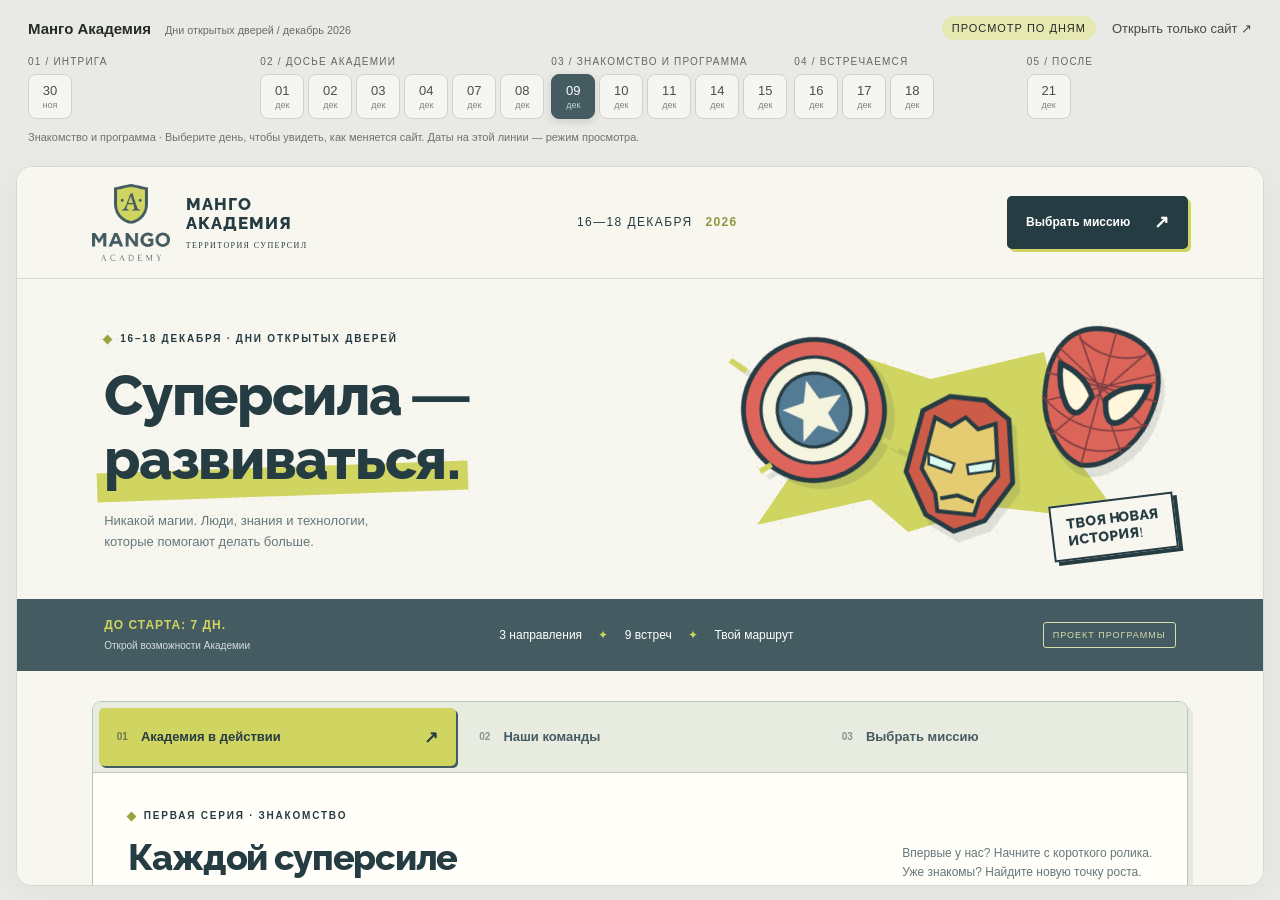
<file: index.html>
<!doctype html>
<html lang="ru"><head><meta charset="UTF-8"><meta name="viewport" content="width=device-width,initial-scale=1"><title>Манго Академия — хронология сайта</title><link rel="icon" href="assets/ma-logo-yellow.png"><style>
*{box-sizing:border-box}body{margin:0;background:#e9e9e5;color:#252b29;font:13px 'Segoe UI',sans-serif}.desk{height:166px;padding:16px 28px 10px}.head{display:flex;align-items:center;justify-content:space-between;gap:15px}.head strong{font-size:15px}.head small{color:#696d68;margin-left:14px}.tools{display:flex;gap:16px;align-items:center}.tools a{color:#444b44;text-decoration:none}.status{font-size:11px;text-transform:uppercase;letter-spacing:1px;background:#e6e8b1;border-radius:30px;padding:6px 10px}.timeline{display:flex;gap:7px;overflow-x:auto;margin-top:16px;padding-bottom:7px;scrollbar-width:thin}.group{flex:1;min-width:max-content}.group>span{font-size:10px;text-transform:uppercase;letter-spacing:1.2px;display:block;color:#616960;margin-bottom:7px}.days{display:flex;gap:4px}.day{border:1px solid #d0d3cc;background:#f5f6f1;color:#495046;border-radius:8px;padding:8px 0;width:44px;cursor:pointer;font:inherit;position:relative}.day small{font-size:9px;display:block;margin-top:2px;color:#80877c}.day.active{background:#455b62;border-color:#455b62;color:white;box-shadow:0 3px 8px #23382b22}.day.active small{color:#c3d2c6}.day:hover{border-color:#324f3d}.hint{font-size:11px;color:#6e746d;margin:5px 0}.preview{margin:0 16px 14px;border:1px solid #d5d8cf;border-radius:16px;overflow:hidden;height:calc(100dvh - 180px);background:#faf9f5;box-shadow:0 8px 32px #29382b0a}iframe{display:block;width:100%;height:100%;border:0}button:focus-visible,a:focus-visible{outline:3px solid #949c21;outline-offset:3px}@media(max-width:650px){.desk{padding:12px 14px;height:158px}.head small,.tools a{display:none}.head strong{font-size:13px}.status{font-size:9px}.preview{margin:0 6px 6px;height:calc(100dvh - 164px);border-radius:12px}.timeline{margin-top:12px}.day{width:40px}.tools{gap:5px}}
</style></head><body><div class="desk"><div class="head"><div><strong>Манго Академия</strong><small>Дни открытых дверей / декабрь 2026</small></div><div class="tools"><span class="status">Просмотр по дням</span><a id="standalone" href="site.html?day=2026-12-09" target="_blank" rel="noopener">Открыть только сайт ↗</a></div></div><nav class="timeline" aria-label="Хронология состояний сайта"></nav><p class="hint" id="hint" aria-live="polite"></p></div><div class="preview"><iframe title="Сайт Манго Академии — выбранный день" id="site"></iframe></div><script>
const groups=[['01 / Интрига',['2026-11-30']],['02 / Досье Академии',[1,2,3,4,7,8].map(d=>`2026-12-${String(d).padStart(2,'0')}`)],['03 / Знакомство и программа',[9,10,11,14,15].map(d=>`2026-12-${String(d).padStart(2,'0')}`)],['04 / Встречаемся',['2026-12-16','2026-12-17','2026-12-18']],['05 / После',['2026-12-21']]];const dates=groups.flatMap(g=>g[1]);const requested=new URLSearchParams(location.search).get('day');let current=dates.includes(requested)?requested:'2026-12-09';
document.querySelector('.timeline').innerHTML=groups.map(([name,days])=>`<div class="group"><span>${name}</span><div class="days">${days.map(d=>`<button class="day" data-day="${d}" aria-label="${new Date(d+'T12:00:00+03:00').toLocaleDateString('ru',{day:'numeric',month:'long',year:'numeric'})}">${d.slice(-2)}<small>${d.includes('-11-')?'ноя':'дек'}</small></button>`).join('')}</div></div>`).join('');
function select(day,scroll=false){current=day;document.querySelectorAll('.day').forEach(b=>{const active=b.dataset.day===day;b.classList.toggle('active',active);b.setAttribute('aria-pressed',active);if(active&&scroll)b.scrollIntoView({block:'nearest',inline:'center',behavior:'smooth'})});document.querySelector('#site').src='site.html?v=calendar1&day='+day;document.querySelector('#standalone').href='site.html?v=calendar1&day='+day;const stage=day<'2026-12-01'?'Тизер':day<'2026-12-09'?'Досье Академии':day<'2026-12-16'?'Знакомство и программа':day<'2026-12-19'?'Дни мероприятия':'Итоги и материалы';document.querySelector('#hint').textContent=stage+' · Выберите день, чтобы увидеть, как меняется сайт. Даты на этой линии — режим просмотра.';history.replaceState(null,'','?day='+day)}document.querySelector('.timeline').addEventListener('click',e=>{const b=e.target.closest('[data-day]');if(b)select(b.dataset.day)});select(current);
</script></body></html>
</file>
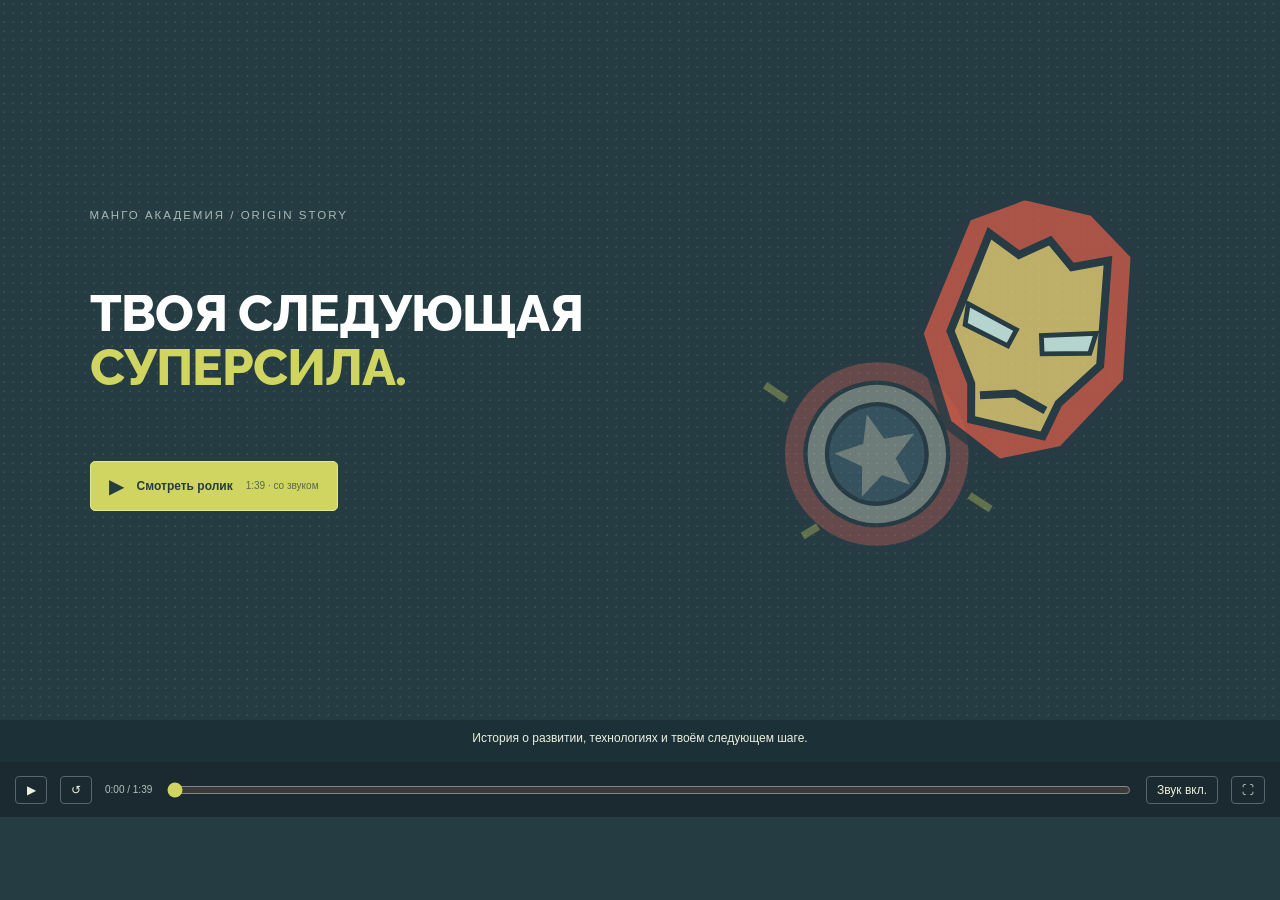
<file: film.html>
<!doctype html><html lang="ru"><head><meta charset="utf-8"><meta name="viewport" content="width=device-width,initial-scale=1"><title>Манго Академия — твоя следующая суперсила</title><link rel="stylesheet" href="film.css?v=heroes3"></head><body><div id="player"><div id="screen"><div id="stage"><div class="film-grid"></div><div class="ambient-ring ring-one"></div><div class="ambient-ring ring-two"></div><div id="film-brand">МАНГО АКАДЕМИЯ <span>✦</span></div><div class="scene" id="s0"><div class="opening-line">У КАЖДОГО ЕСТЬ</div><h1 class="opening-title"><span>СВОЯ</span><br><strong>СУПЕРСИЛА.</strong></h1><div class="logo-orbit"><div class="orbit o1"></div><div class="orbit o2"></div><div class="shield-card"><img src="assets/ma-logo-yellow.png" alt="Манго Академия"></div><span class="orbit-tag tag1">ОПЫТ</span><span class="orbit-tag tag2">ЛЮБОПЫТСТВО</span><span class="orbit-tag tag3">ПОДДЕРЖКА</span></div><div class="opening-footer"><span>Уже с нами</span><b>+</b><span>Только знакомимся</span><b>=</b><strong>РАЗВИВАЕМСЯ ВМЕСТЕ</strong></div></div>
<div class="scene" id="s1"><div class="scene-label">01 / SOFT SKILLS</div><h2>Слова становятся<br><em>суперсилой.</em></h2><div class="speech-bubble bubble-left"><span>СЛОЖНЫЙ РАЗГОВОР</span><strong>«Кажется, мы<br>друг друга не поняли…»</strong><div class="typing-dots"><i></i><i></i><i></i></div></div><div class="bridge-arrow">→</div><div class="speech-bubble bubble-right"><span>ПОНЯТНЫЙ СЛЕДУЮЩИЙ ШАГ</span><strong>«Давай уточним цель.<br>Что сделаем первым?»</strong><div class="checkmark">✓</div></div><div class="skill-chip chip1">СЛЫШАТЬ</div><div class="skill-chip chip2">ОБЪЯСНЯТЬ</div><div class="skill-chip chip3">ДОГОВАРИВАТЬСЯ</div></div>
<div class="scene" id="s2"><div class="scene-label">02 / ПРОДУКТОВЫЕ ЗНАНИЯ</div><h2>От «я знаю»<br><em>к «я применяю».</em></h2><div class="product-card product-a"><div class="product-icon">▦</div><span>ПРОДУКТ</span><b>ПОНЯТЬ</b><div class="mini-line"></div><div class="mini-line short"></div></div><div class="flow-arrow flow-a">→</div><div class="product-card product-b"><div class="product-icon">⚙</div><span>ПРАКТИКА</span><b>ПОПРОБОВАТЬ</b><div class="mini-check">✓ РАБОЧАЯ СИТУАЦИЯ</div></div><div class="flow-arrow flow-b">→</div><div class="product-card product-c"><div class="product-icon">↗</div><span>РЕЗУЛЬТАТ</span><b>ПРИМЕНИТЬ</b><div class="mini-bars"><i></i><i></i><i></i><i></i></div></div><div class="product-note">Тренировка → обратная связь → уверенность</div></div>
<div class="scene" id="s3"><div class="scene-label">03 / ТАЛАНТЫ И ЛИДЕРСТВО</div><h2>Большой путь.<br><em>Твой первый шаг.</em></h2><svg class="route-svg" viewBox="0 0 960 540"><path class="route-base" d="M100 390C235 390 190 260 335 260S480 385 595 315 690 200 835 180"/><path id="route-draw" d="M100 390C235 390 190 260 335 260S480 385 595 315 690 200 835 180"/></svg><div class="route-stop stop1"><i></i><b>СИЛЬНЫЕ<br>СТОРОНЫ</b></div><div class="route-stop stop2"><i></i><b>НОВЫЙ<br>НАВЫК</b></div><div class="route-stop stop3"><i></i><b>СВОЯ<br>КОМАНДА</b></div><div class="route-stop stop4"><i></i><b>СЛЕДУЮЩИЙ<br>УРОВЕНЬ</b></div><div class="traveller">✦</div><div class="route-note">Начать можно с одного вопроса.</div></div>
<div class="scene" id="s4"><div class="scene-label">04 / ЦИФРОВОЕ ОБУЧЕНИЕ И ИИ</div><h2>Технологии ближе.<br><em>Возможностей больше.</em></h2><div class="digital-orbit"><div class="orbit"></div><div class="nika-card"><img src="assets/nika.webp" alt="Ника"><div><b>НИКА</b><span>ИИ-ПОМОЩНИЦА</span></div></div><div class="tech-token token1">КУРСЫ</div><div class="tech-token token2">ТРЕНАЖЁРЫ</div><div class="tech-token token3">ИИ</div></div><div class="chat-window"><div class="chat-top"><i></i>РАБОЧИЙ ВОПРОС → ПЕРВЫЙ ШАГ</div><div class="chat-question">С чего начать новую задачу?</div><div class="chat-answer"><span class="answer-line">Уточним цель.</span><span class="answer-line">Разложим задачу на шаги.</span><span class="answer-line">Проверим результат вместе.</span></div><div class="human-check">✓ ВАЖНЫЕ РЕШЕНИЯ — ЗА ЧЕЛОВЕКОМ</div></div><div class="digital-note">Знания доступны. Практика рядом. Человек в центре.</div></div>
<div class="scene" id="s5"><div class="scene-label">05 / КОМАНДА АКАДЕМИИ</div><h2>Три направления.<br><em>Одна общая задача — ты.</em></h2><div class="squad-card squad1"><svg viewBox="0 0 200 200"><use href="assets/heroes.svg#cap"/></svg><b>ТАЛАНТЫ<br>И ЛИДЕРСТВО</b><span>Потенциал → рост</span></div><div class="squad-card squad2"><svg viewBox="0 0 200 200"><use href="assets/heroes.svg#spider"/></svg><b>ОБУЧЕНИЕ<br>И РАЗВИТИЕ</b><span>Знания → практика</span></div><div class="squad-card squad3"><svg viewBox="0 0 200 200"><use href="assets/heroes.svg#iron"/></svg><b>ЦИФРОВОЕ ОБУЧЕНИЕ<br>И ТЕХНОЛОГИИ</b><span>Идеи → инструменты</span></div><div class="squad-message">ТВОЯ ЗАДАЧА <span>+</span> НАШ ОПЫТ <span>=</span> СЛЕДУЮЩИЙ ШАГ</div></div>
<div class="scene" id="s6"><div class="final-burst"></div><div class="scene-label">ПРОДОЛЖЕНИЕ — ЗА ТОБОЙ</div><h2 class="final-title">СУПЕРСИЛА<br><em>НАЧИНАЕТСЯ<br>С ДЕЙСТВИЯ.</em></h2><div class="final-actions"><div class="final-action fa1"><span>01</span><b>ПРИЙТИ<br>НА ВСТРЕЧУ</b><i>↗</i></div><div class="final-action fa2"><span>02</span><b>ОСТАВИТЬ<br>ЗАЯВКУ</b><i>↗</i></div><div class="final-action fa3"><span>03</span><b>ЗАЙТИ<br>НА ПОРТАЛ</b><i>↗</i></div></div><div class="end-sign">МАНГО АКАДЕМИЯ. <strong>РАЗВИВАЕМСЯ ВМЕСТЕ.</strong></div></div></div><button id="cover" aria-label="Воспроизвести ролик об Академии"><span class="cover-eyebrow">МАНГО АКАДЕМИЯ / ORIGIN STORY</span><strong>ТВОЯ СЛЕДУЮЩАЯ<br><em>СУПЕРСИЛА.</em></strong><span class="cover-play">▶ <b>Смотреть ролик</b><small>1:39 · со звуком</small></span><svg class="cover-hero h-cap" viewBox="0 0 200 200" aria-hidden="true"><use href="assets/heroes.svg#cap"/></svg><svg class="cover-hero h-iron" viewBox="0 0 200 200" aria-hidden="true"><use href="assets/heroes.svg#iron"/></svg></button></div><div class="caption" id="caption" aria-live="off">История о развитии, технологиях и твоём следующем шаге.</div><div class="controls"><button id="play" aria-label="Воспроизвести">▶</button><button id="restart" aria-label="Начать сначала">↺</button><span id="clock">0:00 / 1:39</span><input id="seek" type="range" min="0" max="99.072" step=".1" value="0" aria-label="Позиция воспроизведения"><button id="mute" aria-label="Выключить звук">Звук вкл.</button><button id="fullscreen" aria-label="Полный экран">⛶</button></div><div id="end-actions" hidden><button data-film-action="program">Выбрать встречу ↗</button><button data-film-action="teams">Оставить заявку ↗</button><button data-film-action="portal">Учебный портал ↗</button></div><audio id="voice" preload="metadata" src="assets/audio/academy.mp3"></audio></div><script src="assets/vendor/gsap.min.js"></script><script src="film-timings.js?v=heroes3"></script><script src="film.js?v=heroes3"></script></body></html>
</file>
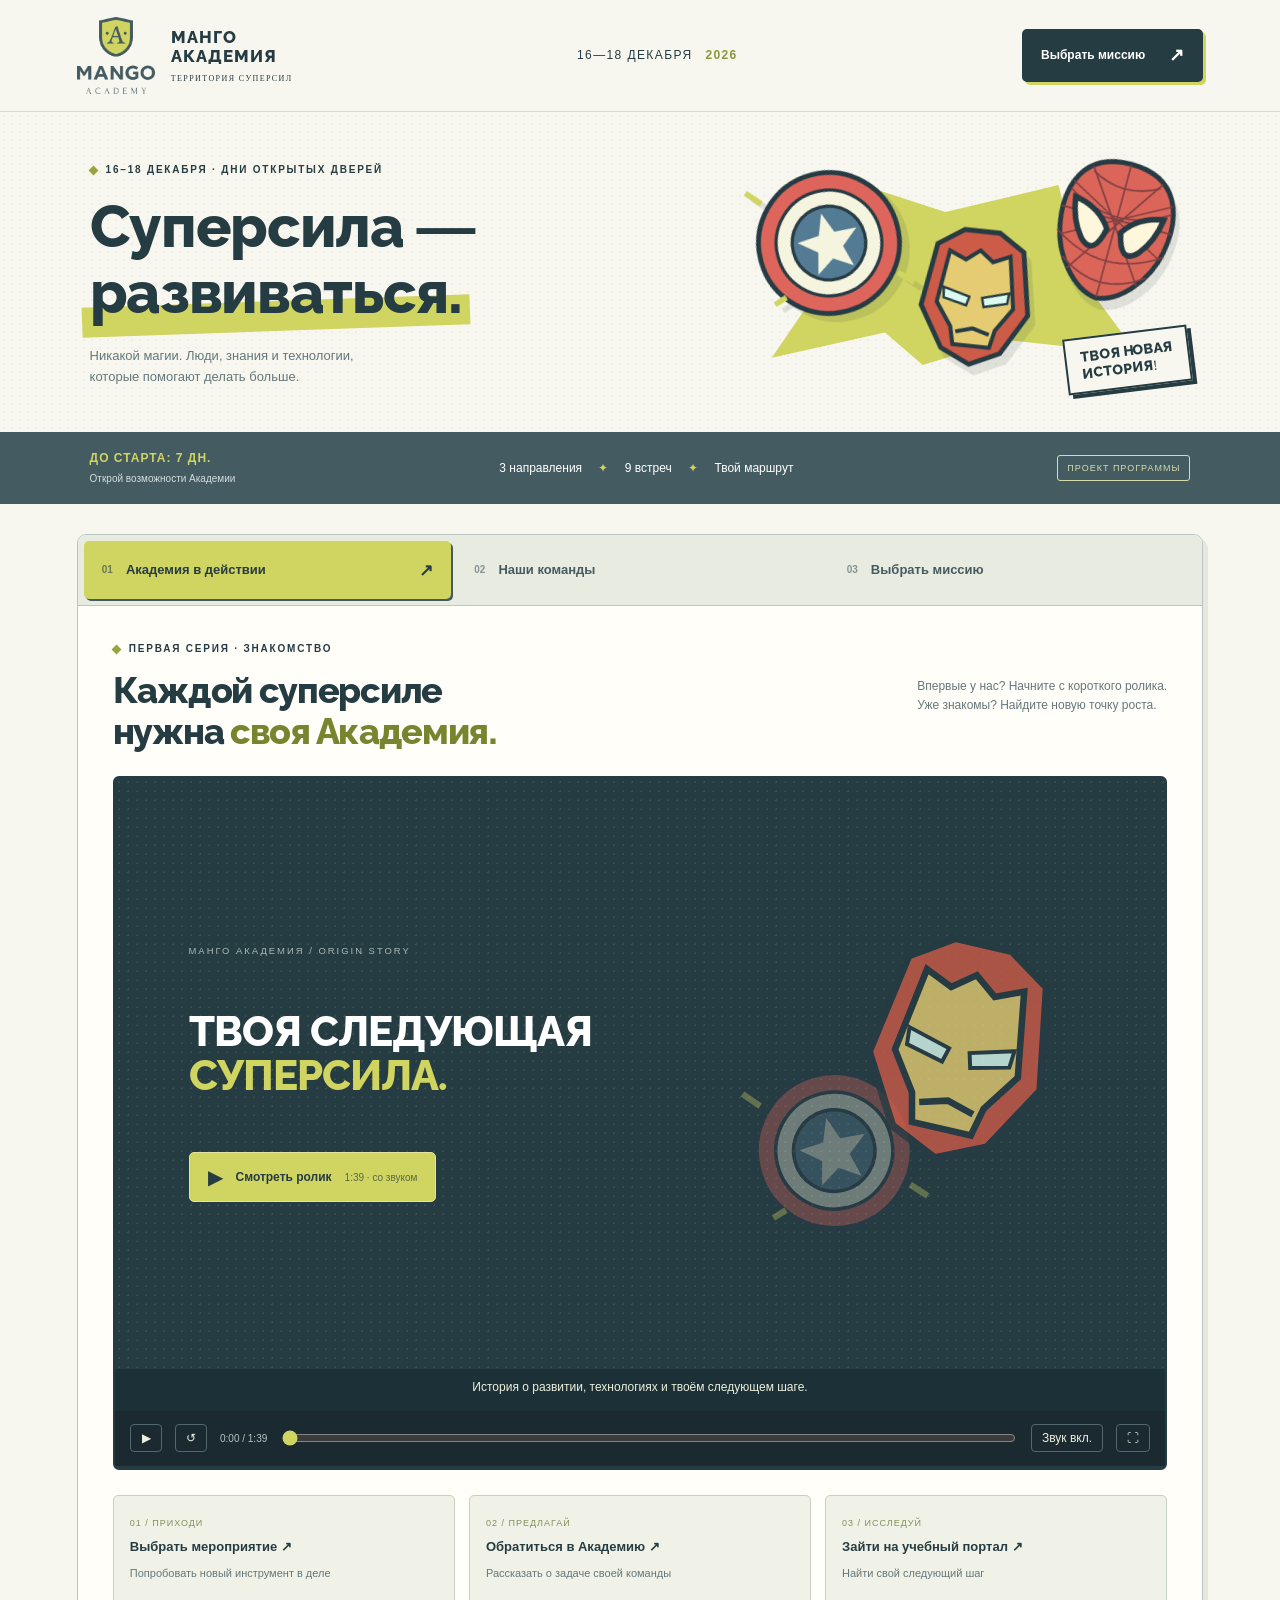
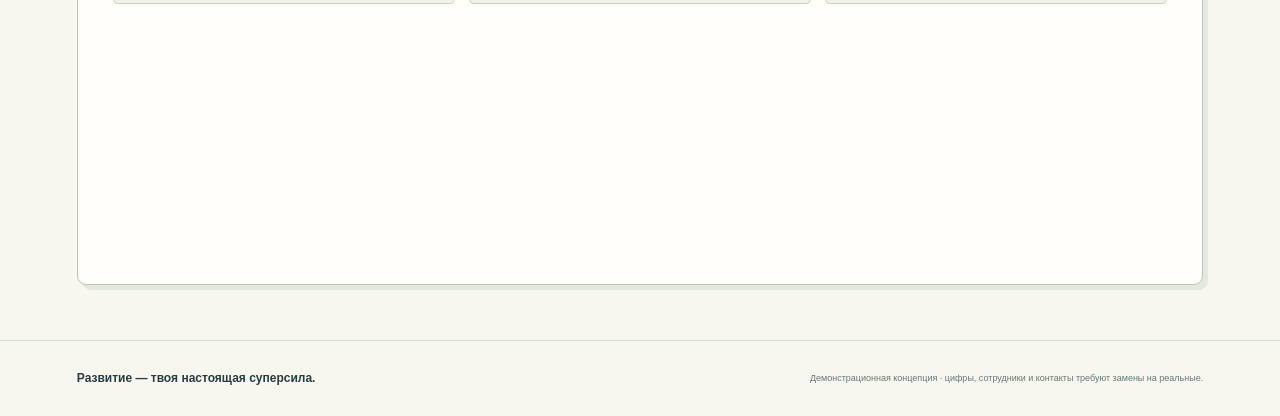
<file: site.html>
<!doctype html><html lang="ru"><head><meta charset="utf-8"><meta name="viewport" content="width=device-width,initial-scale=1"><meta name="description" content="Манго Академия. Развивайте свои суперсилы: знакомьтесь с командами, выбирайте мероприятия и находите свой маршрут обучения."><title>Твоя суперсила — развитие | Манго Академия</title><link rel="icon" href="assets/ma-logo-yellow.png"><link rel="stylesheet" href="style.css?v=heroes3"></head><body><header class="header"><a class="brand" href="#" aria-label="Манго Академия — главная"><img src="assets/ma-logo-yellow.png" alt="Mango Academy" width="78" height="78"><span>МАНГО<br>АКАДЕМИЯ<small>ТЕРРИТОРИЯ СУПЕРСИЛ</small></span></a><span class="header-date">16—18 ДЕКАБРЯ <b>2026</b></span><button class="btn small" data-go="program">Выбрать миссию <span>↗</span></button></header><main id="app"></main><footer><p>Развитие — твоя настоящая суперсила.</p><small>Демонстрационная концепция · цифры, сотрудники и контакты требуют замены на реальные.</small></footer><dialog id="dialog" aria-labelledby="dialog-title"><button class="close" aria-label="Закрыть окно">×</button><div id="dialog-content"></div></dialog><div id="toast" role="status"></div><script src="data.js?v=heroes3"></script><script src="app.js?v=calendar1"></script></body></html>
</file>
<file: film.css>
@font-face{font-family:Academy;src:url('assets/fonts/raleway-800.woff2') format('woff2');font-weight:800;font-display:swap}*{box-sizing:border-box}body{margin:0;background:#263c43;color:#f7f6e9;font:14px 'Segoe UI',sans-serif}button,input{font:inherit}button{cursor:pointer}button:focus-visible,input:focus-visible{outline:3px solid #d0d460;outline-offset:3px}#player{width:100%;overflow:hidden}#screen{position:relative;aspect-ratio:16/9;overflow:hidden;background:#263c43}#stage{width:960px;height:540px;position:absolute;transform-origin:0 0;overflow:hidden;background:#263c43}.film-grid{position:absolute;inset:-50px;background-image:radial-gradient(#e4eeb32b 1.2px,transparent 1.2px);background-size:14px 14px;opacity:.4}.ambient-ring{position:absolute;border:1px solid #d0d46230;border-radius:50%;width:500px;height:500px}.ring-one{left:670px;top:-260px}.ring-two{left:-300px;top:340px}#film-brand{position:absolute;right:35px;top:25px;font:800 10px Academy;letter-spacing:1.4px;color:#a8b8b9}#film-brand span{color:#d0d460;margin-left:10px}.scene{position:absolute;inset:0;visibility:hidden;opacity:0;padding:42px 50px}.scene h2{font:800 42px/1.1 Academy,'Segoe UI',sans-serif;letter-spacing:-1px;margin:17px 0;color:#fffced}.scene h2 em{color:#d0d460;font-style:normal}.scene-label{font-size:10px;letter-spacing:2px;color:#b7c4c0}.opening-line{font-size:13px;letter-spacing:3px;position:absolute;left:60px;top:135px}.opening-title{font:800 68px/1 Academy;margin:0;position:absolute;left:57px;top:175px;letter-spacing:-2px}.opening-title span{color:#fffced}.opening-title strong{display:block;background:#d0d460;color:#263c43;padding:6px 12px 12px;margin-top:10px;transform:rotate(-2deg);font-size:59px}.logo-orbit{position:absolute;left:570px;top:83px;width:320px;height:320px}.orbit{position:absolute;inset:0;border:1px solid #d0d46080;border-radius:50%}.o2{inset:25px;border-style:dashed}.shield-card{position:absolute;left:65px;top:65px;width:190px;height:190px;border-radius:28px;background:#f6f5e8;padding:20px;box-shadow:10px 10px 0 #121e2444;transform:rotate(4deg)}.shield-card img{width:100%;height:100%;object-fit:contain}.orbit-tag{position:absolute;padding:8px 12px;border:1px solid #a8b482;background:#455b62;color:#e9eacb;font-size:10px;letter-spacing:1px}.tag1{left:-5px;top:65px}.tag2{right:-12px;top:225px}.tag3{left:35px;bottom:0}.opening-footer{position:absolute;bottom:60px;left:60px;right:60px;display:flex;align-items:center;gap:20px;font-size:14px}.opening-footer b{font-size:25px;color:#d0d460}.opening-footer strong{font:800 13px Academy;letter-spacing:.5px}.speech-bubble{position:absolute;top:230px;width:345px;padding:23px 25px;background:#f5f5e6;border-radius:10px;color:#263c43;box-shadow:7px 7px 0 #101b223b;min-height:145px}.speech-bubble:after{content:'';position:absolute;bottom:-17px;left:30px;border:20px solid transparent;border-bottom:0;border-top-color:#f5f5e6}.speech-bubble>span{font-size:9px;color:#75815c;letter-spacing:1px;display:block;margin-bottom:12px}.speech-bubble strong{font:800 21px/1.3 Academy}.bubble-left{left:55px;transform:rotate(-3deg)}.bubble-right{right:55px;background:#dce4aa;transform:rotate(2deg)}.bubble-right:after{border-top-color:#dce4aa}.bridge-arrow{position:absolute;top:265px;left:441px;font-size:58px;color:#d0d460}.typing-dots{position:absolute;right:20px;bottom:15px;display:flex;gap:5px}.typing-dots i{width:5px;height:5px;border-radius:50%;background:#87967c}.checkmark{position:absolute;right:18px;bottom:-17px;background:#a9b956;border:4px solid #263c43;border-radius:50%;width:45px;height:45px;color:#263c43;text-align:center;font-size:28px}.skill-chip{position:absolute;top:438px;border:1px solid #b8c59e;padding:10px 16px;color:#e3e8cd;font-size:12px;letter-spacing:1px}.chip1{left:150px;transform:rotate(-3deg)}.chip2{left:375px;transform:rotate(2deg)}.chip3{left:610px;transform:rotate(-2deg)}.product-card{position:absolute;top:232px;width:220px;height:216px;border:2px solid #b6c6ad;background:#f5f5e8;border-radius:10px;padding:20px;color:#263c43;box-shadow:8px 8px 0 #101b223b}.product-a{left:55px;transform:rotate(-4deg)}.product-b{left:368px;background:#dde4b0}.product-c{left:680px;transform:rotate(4deg)}.product-icon{font-size:33px;line-height:1;width:53px;height:53px;background:#d1d769;display:grid;place-items:center;border-radius:9px;margin-bottom:12px}.product-card>span{display:block;font-size:8px;letter-spacing:1.5px;color:#87945d}.product-card>b{display:block;font:800 18px Academy;margin-top:8px}.mini-line{height:6px;width:95%;background:#ccd4bd;margin-top:13px;border-radius:3px}.mini-line.short{width:65%;margin-top:8px}.mini-check{font-size:9px;margin-top:17px;color:#677e40}.mini-bars{display:flex;align-items:end;gap:8px;height:48px;margin-top:8px}.mini-bars i{background:#9aa84e;width:24px;height:24px}.mini-bars i:nth-child(2){height:31px}.mini-bars i:nth-child(3){height:39px}.mini-bars i:nth-child(4){height:47px}.flow-arrow{position:absolute;top:310px;color:#d0d460;font-size:42px}.flow-a{left:302px}.flow-b{left:613px}.product-note{position:absolute;bottom:38px;left:0;right:0;text-align:center;color:#d7dfbc;font-size:14px}.route-svg{position:absolute;inset:0;pointer-events:none}.route-svg path{fill:none;stroke-width:7;stroke-linecap:round}.route-base{stroke:#536d70;stroke-dasharray:8 10}#route-draw{stroke:#d0d460}.route-stop{position:absolute;width:145px;color:#e1e8d0;text-align:center}.route-stop i{display:block;width:24px;height:24px;border:5px solid #d0d460;background:#263c43;border-radius:50%;margin:0 auto 15px}.route-stop b{font:800 12px/1.3 Academy;letter-spacing:.5px}.stop1{left:27px;top:378px}.stop2{left:262px;top:248px}.stop3{left:522px;top:303px}.stop4{left:762px;top:168px}.traveller{position:absolute;left:74px;top:364px;width:52px;height:52px;border-radius:50%;background:#f5f4db;color:#263c43;font-size:36px;text-align:center;line-height:52px;box-shadow:0 0 40px #d0d46055}.route-note{position:absolute;bottom:28px;right:58px;font-size:14px;color:#dce4bc}.digital-orbit{position:absolute;left:70px;top:204px;width:275px;height:275px}.nika-card{position:absolute;left:48px;top:32px;background:#f5f4e6;width:180px;border-radius:15px;overflow:hidden;box-shadow:9px 9px 0 #15242b70}.nika-card img{width:180px;height:150px;object-fit:cover;object-position:center 25%;display:block}.nika-card>div{padding:12px 15px;color:#263c43}.nika-card b{display:block;font:800 20px Academy}.nika-card span{display:block;font-size:8px;letter-spacing:1px;margin-top:4px}.tech-token{position:absolute;background:#d0d460;color:#263c43;padding:8px 10px;font:800 9px Academy;transform:rotate(-6deg);border-radius:3px}.token1{left:-25px;top:30px}.token2{right:-26px;top:130px;transform:rotate(7deg)}.token3{left:5px;bottom:0}.chat-window{position:absolute;left:410px;top:218px;width:487px;padding:18px;border:1px solid #8b9f8c;border-radius:12px;background:#314b52}.chat-top{font-size:9px;letter-spacing:1px;color:#b5c29d;display:flex;gap:7px}.chat-top i{width:7px;height:7px;border-radius:50%;background:#d0d460}.chat-question{background:#546e74;margin:17px 0 12px;padding:13px 15px;border-radius:7px 7px 0 7px;font-size:16px;color:#fffced}.chat-answer{padding:14px 16px;background:#dce4b0;color:#263c43;border-radius:7px 7px 7px 0;font-size:15px;line-height:1.7}.answer-line{display:block}.human-check{font-size:9px;color:#dce5bc;margin-top:15px;letter-spacing:.7px}.digital-note{position:absolute;bottom:25px;left:410px;color:#b9c9bd;font-size:11px}.squad-card{position:absolute;top:220px;width:245px;height:226px;border:1px solid #a3b39b;background:#f5f5e7;color:#263c43;border-radius:12px;text-align:center;padding:14px;box-shadow:7px 7px 0 #0d1c2344}.squad1{left:70px;transform:rotate(-4deg)}.squad2{left:357px;background:#dde5ac}.squad3{left:645px;transform:rotate(4deg)}.squad-card svg{display:block;width:100px;height:100px;margin:0 auto 10px}.squad-card b{display:block;font:800 14px/1.3 Academy;min-height:38px}.squad-card>span{font-size:10px;color:#78896a;display:block;margin-top:8px}.squad-message{position:absolute;bottom:36px;left:0;right:0;text-align:center;font:800 13px Academy;letter-spacing:.5px}.squad-message span{color:#d0d460;font-size:20px;margin:0 12px}.final-burst{position:absolute;width:430px;height:430px;left:-70px;top:70px;background:#d0d460;opacity:.08;clip-path:polygon(50% 0,60% 28%,85% 10%,78% 39%,100% 50%,77% 61%,89% 87%,61% 76%,50% 100%,39% 77%,11% 90%,22% 60%,0 50%,25% 39%,12% 10%,40% 27%)}.final-title{position:absolute;left:50px;top:105px;font-size:49px!important;line-height:1.1!important}.final-title em{color:#d0d460}.final-actions{position:absolute;right:55px;top:130px;width:355px;display:grid;gap:15px}.final-action{display:flex;align-items:center;gap:20px;background:#f7f6e8;border:2px solid #cbd4bb;border-radius:6px;padding:15px;color:#263c43}.final-action>span{font-size:13px;color:#899647}.final-action b{font:800 15px/1.2 Academy}.final-action i{margin-left:auto;font-size:24px;font-style:normal}.fa2{background:#e7eac8}.fa3{background:#d0d460}.end-sign{position:absolute;bottom:40px;left:50px;color:#cbd5c4;font-size:12px;letter-spacing:1px}.end-sign strong{color:#d0d460;margin-left:8px}#cover{position:absolute;inset:0;border:0;background:#263c43;background-image:radial-gradient(#e4eeb31c 1px,transparent 1px);background-size:9px 9px;color:#fff;text-align:left;padding:7%;overflow:hidden}.cover-eyebrow{display:block;font-size:clamp(7px,.9vw,12px);letter-spacing:2px;color:#a9b9b6;margin-bottom:6%}#cover>strong{display:block;font:800 clamp(20px,4vw,55px)/1.05 Academy;letter-spacing:-1px;position:relative;z-index:1}#cover em{font-style:normal;color:#d0d460}.cover-play{margin-top:6%;display:inline-flex;align-items:center;gap:13px;color:#263c43;background:#d0d460;border:1px solid #e3e59c;border-radius:5px;padding:12px 18px;font-size:20px;position:relative;z-index:1}.cover-play b{font-size:12px}.cover-play small{font-size:10px;opacity:.7}.cover-hero{position:absolute;width:25%;height:45%;right:7%;top:23%;transform:rotate(13deg);opacity:.8}.cover-hero.h-cap{right:23%;top:48%;width:17%;height:30%;transform:rotate(-14deg);opacity:.35}.caption{padding:9px 17px;min-height:42px;background:#1c3037;color:#edf0dc;text-align:center;font-size:12px;line-height:1.5}.controls{display:flex;align-items:center;gap:13px;padding:9px 15px;background:#1a2a30;min-height:55px}.controls button{background:transparent;border:1px solid #53676d;color:#edf0db;padding:6px 10px;border-radius:4px;min-width:32px;font-size:12px}.controls button:hover{background:#455b62}#clock{font-size:10px;white-space:nowrap;color:#b1c4c0}#seek{accent-color:#d0d460;flex:1;min-width:40px}#end-actions{display:flex;gap:8px;justify-content:center;padding:10px;background:#1a2a30}#end-actions button{background:#d0d460;color:#263c43;border:0;padding:9px 12px;font-size:11px;border-radius:4px}[hidden]{display:none!important}:fullscreen{background:#1a2a30;display:flex;flex-direction:column;justify-content:center}#player:fullscreen #screen{max-height:calc(100dvh - 110px);aspect-ratio:16/9;width:100%;}#player:fullscreen .controls{flex-shrink:0}@media(max-width:600px){.controls{padding:8px;gap:6px;min-height:43px}.controls button{padding:5px 7px;font-size:10px;min-width:25px}#clock{font-size:8px}.caption{font-size:10px;min-height:46px;padding:7px 10px}#cover>strong{font-size:clamp(20px,6vw,35px)}.cover-eyebrow{font-size:7px;letter-spacing:1px}.cover-play{font-size:14px;padding:9px 12px;gap:8px}.cover-play b{font-size:10px}.cover-play small{font-size:8px}#end-actions{padding:6px;gap:5px}#end-actions button{font-size:9px;padding:7px}#fullscreen{display:none}}
</file>
<file: style.css>
@font-face{font-family:Academy;src:url('assets/fonts/raleway-800.woff2') format('woff2');font-weight:800;font-display:swap}
:root{--lime:#d0d460;--ink:#263c43;--slate:#455b62;--paper:#f8f7ef;--muted:#65777b;--line:#d4dcda;--red:#cb5f51}*{box-sizing:border-box}html{scroll-behavior:smooth;scroll-padding-top:24px}body{margin:0;background:var(--paper);color:var(--ink);font:15px/1.6 'Segoe UI',sans-serif}button,input,textarea,select{font:inherit}button,a,input,select,textarea{-webkit-tap-highlight-color:transparent}button{cursor:pointer}a{color:inherit;text-decoration:none}button:disabled{cursor:default;opacity:.38}button:focus-visible,a:focus-visible,input:focus-visible,select:focus-visible,textarea:focus-visible,[tabindex="0"]:focus-visible{outline:3px solid #bd5944;outline-offset:4px}p{margin:0 0 18px}h1,h2,h3{font-family:Academy,'Arial Black','Segoe UI',sans-serif;font-weight:800;line-height:1.12;letter-spacing:-1.3px;margin:0}h1{font-size:clamp(45px,5.8vw,79px)}h2{font-size:36px}h3{font-size:22px;letter-spacing:-.5px}em{font-style:normal;color:#77852f}small{line-height:1.6}.header{height:112px;padding:12px 6%;display:flex;align-items:center;justify-content:space-between;gap:25px;border-bottom:1px solid var(--line)}.brand{display:flex;align-items:center;gap:16px}.brand img{width:78px;height:78px;object-fit:contain}.brand>span{font-family:Academy,sans-serif;font-size:17px;line-height:1.1;letter-spacing:1px}.brand small{font:8px 'Segoe UI';display:block;letter-spacing:1.4px;margin-top:9px}.header-date{font-size:12px;letter-spacing:1.4px}.header-date b{color:#8c973d;margin-left:8px}.btn{display:inline-flex;align-items:center;justify-content:center;gap:24px;background:var(--ink);color:#fff;border:2px solid var(--ink);border-radius:5px;padding:14px 22px;font-size:13px;font-weight:650;box-shadow:3px 3px 0 #d0d460;transition:transform .15s,box-shadow .15s}.btn:hover{transform:translate(-2px,-2px);box-shadow:5px 5px 0 var(--lime)}.btn span{font-size:18px}.btn.small{padding:10px 17px;font-size:12px}.btn.outlined{background:transparent;color:var(--ink);box-shadow:none}.text-link{border:0;border-bottom:1px solid #9faeaa;background:transparent;color:var(--ink);padding:4px 0;font-size:13px;text-align:left}.eyebrow{display:flex;align-items:center;gap:9px;font-size:10px;text-transform:uppercase;letter-spacing:1.8px;font-weight:600;margin-bottom:16px}.eyebrow>span{width:7px;height:7px;background:#9aa43e;transform:rotate(45deg);flex-shrink:0}.mission-header{display:grid;grid-template-columns:1.1fr 1fr;align-items:center;padding:36px 7% 30px;gap:30px;min-height:320px;background-image:radial-gradient(#455b6210 1px,transparent 1px);background-size:8px 8px}.mission-header h1{font-size:clamp(42px,4.6vw,66px)}.mission-header h1 em{position:relative;z-index:1;color:var(--ink)}.mission-header h1 em:after{content:'';position:absolute;inset:62% -2% -6%;background:var(--lime);z-index:-1;transform:rotate(-2deg)}.mission-header p:not(.eyebrow){font-size:13px;color:var(--muted);margin:20px 0 0}.hero-icon{width:100px;height:100px;flex-shrink:0}.hero-stack{height:250px;position:relative;max-width:460px;width:100%;justify-self:end}.hero-stack:before{content:'';position:absolute;inset:14% 9%;background:var(--lime);clip-path:polygon(0 22%,20% 18%,24% 0,46% 15%,76% 0,79% 25%,100% 37%,85% 60%,97% 94%,62% 86%,40% 100%,30% 82%,0 96%,13% 56%)}.hero-stack svg{position:absolute;width:160px;height:160px;filter:drop-shadow(6px 8px 0 #263c4320)}.stack-cap{left:4%;top:5%;transform:rotate(-15deg)}.stack-iron{left:36%;top:26%;transform:rotate(6deg)}.stack-spider{left:66%;top:0;transform:rotate(15deg)}.comic-sticker{display:inline-block;background:var(--paper);border:2px solid var(--ink);padding:9px 14px;box-shadow:4px 4px 0 var(--ink);font-family:Academy;font-size:14px;line-height:1.2;transform:rotate(-7deg)}.hero-stack .comic-sticker{position:absolute;bottom:12px;right:0}.ribbon{display:flex;justify-content:space-between;align-items:center;gap:25px;padding:17px 7%;background:var(--slate);color:#fff;font-size:12px}.ribbon b{color:var(--lime);font-size:12px;letter-spacing:1px}.ribbon small{display:block;font-size:10px;color:#d2dddd;margin-top:3px}.ribbon i{font-style:normal;margin:0 13px;color:var(--lime)}.badge{font-size:9px;letter-spacing:1px;display:inline-block;padding:5px 9px;border:1px solid currentColor;border-radius:3px}.ribbon .badge{color:#d6dcab}.event-workspace{margin:30px 6% 55px;border:1px solid #b8c5c2;border-radius:9px;overflow:hidden;background:#fffef8;scroll-margin-top:18px;box-shadow:5px 5px 0 #e5e8dc}.event-tablist{display:grid;grid-template-columns:repeat(3,minmax(0,1fr));padding:6px;gap:5px;background:#e8ebdf;border-bottom:1px solid #bcc9c2}.event-tab{display:flex;align-items:center;gap:13px;min-height:58px;padding:14px 18px;border:0;border-radius:5px;background:transparent;color:var(--slate);font-size:13px;font-weight:650;text-align:left}.event-tab>span{font-size:10px;opacity:.6}.event-tab>b{margin-left:auto;font-size:17px;visibility:hidden}.event-tab[aria-selected=true]{background:var(--lime);color:var(--ink);box-shadow:2px 2px 0 var(--slate)}.event-tab[aria-selected=true]>b{visibility:visible}.event-tab:hover{background:#dde1a3}.event-panels{display:grid}.event-panel,.event-panel[hidden]{display:block;grid-area:1/1;min-width:0;padding:35px;min-height:860px}.event-panel[hidden]{visibility:hidden;pointer-events:none}.event-panel:not([hidden]){position:relative;z-index:1}.panel-heading{display:flex;justify-content:space-between;align-items:center;gap:30px;margin-bottom:25px}.panel-heading .eyebrow{margin-bottom:13px}.panel-heading>p{max-width:320px;color:var(--muted);font-size:12px;margin:0}.film-shell{border:2px solid var(--ink);border-radius:6px;overflow:hidden;background:#263c43}.film-shell iframe{display:block;width:100%;height:auto;aspect-ratio:960/638;border:0}.action-cards{display:grid;grid-template-columns:repeat(3,minmax(0,1fr));gap:14px;margin-top:25px}.action-cards button{background:#f0f2e7;border:1px solid #c8d0c3;border-radius:5px;padding:20px 16px;text-align:left;color:var(--ink)}.action-cards button:hover{background:#e8edc6;border-color:#919e72}.action-cards span{display:block;font-size:9px;letter-spacing:1px;color:#819058}.action-cards strong{display:block;font-size:13px;margin:7px 0}.action-cards small{display:block;color:var(--muted);font-size:11px}.demo-note{font-size:11px;color:#6a7875;background:#eef0e7;border-left:3px solid #c9cd67;padding:12px 15px;margin:18px 0}.demo-note.compact{font-size:10px;padding:8px 12px;margin:0 0 22px}.team-grid{display:grid;grid-template-columns:repeat(3,minmax(0,1fr));gap:18px}.team-card{border:1px solid var(--line);border-radius:7px;overflow:hidden;background:#fafaf5}.team-photo{height:200px;background-image:url('assets/team-demo.png');background-size:300% auto;background-repeat:no-repeat;background-color:#deded6;position:relative}.photo-0{background-position:left center}.photo-1{background-position:center center}.photo-2{background-position:right center}.team-photo>span{position:absolute;bottom:-22px;right:14px;border:3px solid #fafaf5;background:#e8ebc8;border-radius:50%;width:58px;height:58px;padding:4px}.team-photo svg{width:100%;height:100%}.team-copy{padding:25px 19px 19px}.team-copy>.eyebrow{font-size:8px;letter-spacing:.8px;color:#849142;margin-bottom:10px}.team-copy h3{font-size:19px;min-height:65px}.team-copy>p:not(.eyebrow){font-size:12px;color:var(--muted);margin-top:13px;min-height:96px}.leader{border-top:1px solid var(--line);padding-top:14px}.leader strong{font-size:13px}.leader small{display:block;font-size:10px;color:var(--muted)}.team-copy ul{list-style:none;padding:0;margin:14px 0;font-size:11px;min-height:88px}.team-copy li{padding-left:14px;position:relative;margin:7px 0}.team-copy li:before{content:'↗';position:absolute;left:0;color:#7e8a48}.request{display:grid;grid-template-columns:.8fr 1.2fr;gap:35px;background:#edf0df;padding:25px;margin-top:28px;border:1px solid #cdd4b6;border-radius:7px;scroll-margin-top:20px}.request h3{font-size:27px}.request p{font-size:12px;color:var(--muted);margin:15px 0}.request small{font-size:10px;color:var(--muted);display:block}.request label{display:block;font-size:11px;font-weight:600;margin-bottom:13px}.form-row{display:grid;grid-template-columns:1fr 1fr;gap:12px}input,select,textarea{border:1px solid #b5c3bc;border-radius:4px;background:#fffefa;color:var(--ink);width:100%;padding:10px;font-size:12px;display:block;margin-top:6px}textarea{min-height:95px;resize:vertical}.request .btn{padding:10px 16px;font-size:12px}.form-status a{text-decoration:underline}.note{font-size:11px;color:var(--muted)}.program-days{display:grid;grid-template-columns:repeat(3,minmax(0,1fr));gap:12px;margin:24px 0}.program-days button{padding:15px 18px;text-align:left;border:1px solid #bac7be;background:#f2f4e9;color:var(--ink);border-radius:5px}.program-days span{font-size:10px;text-transform:uppercase;letter-spacing:1.1px;display:block}.program-days b{font-size:19px;display:block;margin-top:3px}.program-days button[aria-selected=true]{background:var(--ink);color:#fff;border-color:var(--ink)}.program-days button[aria-selected=true] span{color:var(--lime)}.session{display:grid;grid-template-columns:80px 1fr 44px;gap:24px;align-items:center;padding:26px 0;border-top:1px solid var(--line)}.session time{font:800 28px Academy,sans-serif;align-self:start;margin-top:7px}.session time small{font:10px 'Segoe UI';display:block;color:var(--muted);margin-top:10px;white-space:nowrap}.session-track{font-size:9px;letter-spacing:1px;text-transform:uppercase;color:#849146}.session h3{font-size:19px;margin:7px 0 9px}.session p{font-size:12px;color:var(--muted);margin:0}.round-link{width:42px;height:42px;border:1px solid #b8c6b6;background:#eef0df;color:var(--ink);border-radius:50%;font-size:23px}.round-link:hover{background:var(--lime)}.diagnosis-banner{display:flex;align-items:center;gap:20px;border:1px solid var(--ink);background:#e9edbc;padding:22px;margin-top:25px;border-radius:5px}.diagnosis-banner>svg{width:70px;height:70px}.diagnosis-banner strong{font-size:14px}.diagnosis-banner p{font-size:11px;color:var(--muted);margin:5px 0 0}.diagnosis-banner .text-link{margin-left:auto;white-space:nowrap}.faq{padding:0 7% 60px}.faq h2{margin-bottom:25px}.faq details{border-bottom:1px solid var(--line);padding:18px 0}.faq summary{list-style:none;cursor:pointer;display:flex;justify-content:space-between;font-size:14px}.faq summary span{color:#7e8a37;font-size:20px}.faq details p{max-width:780px;color:var(--muted);font-size:13px;margin:13px 0 0}footer{display:flex;justify-content:space-between;gap:30px;align-items:center;padding:28px 6%;border-top:1px solid var(--line)}footer p{font-size:12px;font-weight:600;margin:0}footer small{max-width:460px;font-size:9px;color:var(--muted);text-align:right}.teaser{display:grid;grid-template-columns:1.3fr 1fr;align-items:center;padding:65px 7%;gap:40px;min-height:650px;background-image:radial-gradient(#455b621a 1px,transparent 1px);background-size:9px 9px}.teaser p:not(.eyebrow){color:var(--muted);font-size:14px;margin:25px 0}.teaser-art{position:relative;padding:30px}.teaser-art svg{width:100%;height:auto;aspect-ratio:1;transform:rotate(-12deg);filter:drop-shadow(15px 15px 0 #263c431b)}.teaser-art>span{position:absolute;bottom:40px;left:20px;background:var(--lime);border:3px solid var(--ink);padding:12px 25px;font-family:Academy;font-size:22px;transform:rotate(-7deg)}.teaser-dialog-icon{display:block;margin:20px auto;width:150px;height:150px}.daily-layout{display:grid;grid-template-columns:.85fr 1.15fr;gap:60px;padding:55px 7%}.daily-intro h1{font-size:64px}.daily-intro>p:not(.eyebrow){color:var(--muted);font-size:13px;margin-top:20px}.daily-hero{position:relative;max-width:270px;margin:20px auto}.daily-hero svg{width:220px;height:220px;transform:rotate(-12deg)}.daily-hero .comic-sticker{position:absolute;right:-10px;bottom:10px}.daily-dates{display:flex;gap:7px;flex-wrap:wrap}.daily-dates button{border:1px solid #b7c5bb;padding:8px 10px;color:var(--ink);background:transparent;font-size:12px;border-radius:4px}.daily-dates button[aria-pressed=true]{background:var(--lime);border-color:var(--ink)}.weekend{padding:12px;background:#e9edce;border-radius:4px}.dossier-card{background:#fffef8;border:2px solid var(--ink);box-shadow:7px 7px 0 #d0d460;padding:32px;border-radius:6px}.dossier-card h2{font-size:34px;margin:20px 0}.dossier-card>p{font-size:14px;color:var(--muted)}fieldset{padding:0;border:0;margin:20px 0}legend{font-size:11px;color:var(--muted);margin-bottom:10px}.number-answer{display:flex;gap:20px;align-items:center}.number-answer input{font:800 45px Academy;text-align:center;width:140px;padding:10px;border:2px solid #a6b38c;background:#f2f5de}.number-answer>span{font-size:14px;color:var(--muted)}.answer-option{display:flex;align-items:center;gap:12px;padding:13px;border:1px solid #c5cfbd;border-radius:5px;margin:10px 0;cursor:pointer}.answer-option input{width:16px;height:16px;margin:0;accent-color:var(--ink)}.answer-option b{margin-left:auto;font-size:18px}.answer-option:has(:checked){background:#e9edc1;border-color:var(--ink)}.dossier-card>.note{margin:20px 0 0;font-size:10px}.fact-reveal{background:#eef1d8;border:1px solid #bec792;border-radius:5px;padding:22px;margin-top:25px;animation:reveal .4s both}.fact-number{font:800 56px Academy,sans-serif;margin:18px 0}.fact-number small{display:block;font:13px 'Segoe UI';margin-top:5px;color:var(--muted)}.fact-reveal h3{font-size:19px;margin:20px 0 13px}.fact-reveal p{font-size:13px}.fact-reveal>small{font-size:10px;color:var(--muted)}.training-grid{display:grid;grid-template-columns:repeat(10,1fr);gap:4px}.training-grid span{aspect-ratio:1;background:#99a551;border-radius:2px;animation:pop .3s both;animation-delay:calc(var(--i)*.008s)}.book-shelf{display:grid;grid-template-columns:repeat(10,1fr);gap:5px}.book-shelf span{height:55px;border:2px solid var(--ink);border-radius:2px;background:var(--lime);writing-mode:vertical-lr;font-size:10px;padding:3px;animation:pop .3s both;animation-delay:calc(var(--i)*.035s)}.power-meter{display:flex;gap:5px;height:50px}.power-meter span{flex:1;background:#a5b34f;transform:skew(-8deg);animation:pop .5s both;animation-delay:calc(var(--i)*.05s)}.month-grid{display:grid;grid-template-columns:repeat(6,1fr);gap:5px}.month-grid span{padding:7px;background:#d6deb0;border:1px solid #9ba976;font-size:9px}.month-grid b{display:block;font-size:20px}.three-heroes{display:flex;justify-content:center}.three-heroes svg{width:30%;height:auto;aspect-ratio:1}.after-intro{padding:55px 7%;background:#e8ecce}.after-intro h1{max-width:850px}.after-intro p{margin:25px 0;color:var(--muted)}.records,.after-teams{padding:50px 7%}.record-grid{display:grid;grid-template-columns:repeat(3,1fr);gap:20px}.record-grid article{border:1px solid var(--line);padding:24px;background:#fffef8;border-radius:6px}.record-grid svg{width:65px;height:65px;display:block;margin-bottom:17px}.record-grid article>span{font-size:10px;color:#849146}.record-grid h3{font-size:18px;margin:12px 0}.record-grid small{font-size:11px;color:var(--muted)}dialog{max-width:720px;width:calc(100% - 28px);max-height:calc(100dvh - 35px);border:2px solid var(--ink);border-radius:9px;padding:36px;background:var(--paper);color:var(--ink);box-shadow:10px 10px 0 #d0d46055}dialog::backdrop{background:#172d35b8;backdrop-filter:blur(4px)}.close{position:absolute;right:13px;top:8px;background:none;border:0;font-size:29px;color:var(--ink);z-index:2}dialog h2{font-size:32px;margin:15px 0 23px}dialog p{font-size:14px;color:var(--muted)}.diagnostic-top{display:flex;align-items:center;justify-content:space-between;gap:20px;padding-right:20px;font-size:10px;letter-spacing:1px}.marvel-label{display:inline-block;padding:5px 10px;background:#b74740;color:#fff;font:800 11px Academy;letter-spacing:1px;transform:skew(-5deg)}.progress{height:5px;background:#dfe5d9;margin:22px 0 25px;border-radius:5px;overflow:hidden}.progress>span{display:block;height:100%;background:#a4ad3e;transition:width .2s}.diagnostic-heading{display:flex;align-items:center;gap:24px;margin-bottom:20px}.diagnostic-heading svg{width:110px;height:110px}.diagnostic-heading .eyebrow{color:#7c8b43;margin:0;font-size:9px}.diagnostic-heading h2{font-size:25px;margin:9px 0;line-height:1.25}.diagnostic-options{display:grid;gap:10px}.diagnostic-options button{display:flex;align-items:center;gap:14px;text-align:left;border:1px solid #bbc7b8;background:#fffef8;padding:16px;color:var(--ink);border-radius:5px;font-size:14px}.diagnostic-options button:hover,.diagnostic-options button.chosen{background:#e7edbd;border-color:var(--ink)}.diagnostic-options button>span{font-family:Academy;color:#8c9b5a}.diagnostic-options button>b{margin-left:auto}.diagnostic-bottom{display:flex;align-items:center;justify-content:space-between;margin-top:22px;gap:20px}.diagnostic-bottom small{font-size:10px;color:var(--muted);text-align:right}.result-heading{margin:25px 0}.result-heading h2{font-size:30px}.recommended{display:grid;gap:10px}.recommended button{position:relative;background:#e9edd6;border:1px solid #c0cdac;border-radius:5px;padding:14px 40px 14px 16px;text-align:left;color:var(--ink)}.recommended span{display:block;font-size:9px;color:#6d7f4d;margin-bottom:5px}.recommended strong{font-size:13px}.recommended b{position:absolute;right:16px;top:23px}.actions{display:flex;align-items:center;gap:20px;flex-wrap:wrap;margin:25px 0 15px}.takeaway{background:#e8edce;padding:20px;border-radius:5px}.takeaway p{margin:8px 0 0}.takeaway b{font-size:14px}#toast{position:fixed;bottom:20px;left:50%;transform:translate(-50%,20px);background:var(--ink);color:#fff;padding:13px 22px;border-radius:5px;font-size:13px;max-width:90%;width:max-content;z-index:10;opacity:0;pointer-events:none;transition:.2s}#toast.show{transform:translate(-50%,0);opacity:1}[hidden]:not(.event-panel){display:none!important}@keyframes reveal{from{opacity:0;transform:translateY(10px)}to{opacity:1;transform:none}}@keyframes pop{from{opacity:0;transform:scale(.6)}to{opacity:1;transform:scale(1)}}
@media(min-width:1550px){.event-workspace{max-width:1350px;margin-left:auto;margin-right:auto}.mission-header{padding-left:max(7%,calc((100vw - 1350px)/2));padding-right:max(7%,calc((100vw - 1350px)/2))}}
@media(max-width:1050px){.header-date{display:none}.hero-stack svg{width:135px;height:135px}.hero-stack{height:220px}.mission-header{gap:15px}.event-workspace{margin-left:4%;margin-right:4%}.event-panel{padding:26px}.team-photo{height:170px}.team-copy{padding:24px 14px 16px}.team-copy h3{font-size:17px}.team-copy>p:not(.eyebrow){min-height:120px}.team-copy ul{min-height:110px}.panel-heading h2{font-size:31px}.request{gap:22px;padding:22px}.daily-layout{gap:35px}.daily-intro h1{font-size:53px}.diagnosis-banner{gap:15px;padding:17px}.diagnosis-banner>svg{width:55px;height:55px}}
@media(max-width:760px){.header{height:88px;padding:8px 5%;gap:12px}.brand{gap:8px}.brand img{width:58px;height:58px}.brand>span{font-size:12px;letter-spacing:.5px}.brand small{font-size:6px;letter-spacing:.7px;margin-top:6px}.header>.btn{font-size:10px;padding:8px 10px;gap:8px}.header>.btn span{font-size:14px}.mission-header{grid-template-columns:1fr;gap:5px;padding:28px 6% 18px}.mission-header h1{font-size:43px}.mission-header p:not(.eyebrow){font-size:12px}.hero-stack{height:160px;max-width:300px;margin:3px auto 0;justify-self:center}.hero-stack svg{width:105px;height:105px}.hero-stack .comic-sticker{font-size:10px;padding:6px 10px;bottom:6px}.eyebrow{font-size:9px;letter-spacing:1.2px}.ribbon{padding:16px 6%;gap:14px;flex-wrap:wrap}.ribbon>span:nth-child(2){font-size:10px}.ribbon .badge{display:none}.event-workspace{margin:20px 3% 35px;border-radius:6px}.event-tablist{gap:3px;padding:4px}.event-tab{font-size:11px;line-height:1.3;min-height:57px;text-align:center;justify-content:center;padding:10px 5px}.event-tab>span,.event-tab>b{display:none}.event-panel{padding:22px 17px;min-height:0}.event-panels{display:block}.event-panel[hidden]{display:none}.panel-heading{display:block;margin-bottom:20px}.panel-heading h2{font-size:28px}.panel-heading>p{margin-top:16px;font-size:11px}.panel-heading>.btn{margin-top:20px}.film-shell{margin:0 -7px}.film-shell iframe{aspect-ratio:960/710}.action-cards{grid-template-columns:1fr;gap:10px;margin-top:18px}.action-cards button{padding:14px}.action-cards strong{margin:4px 0}.team-grid{grid-template-columns:1fr;gap:22px}.team-photo{height:auto;aspect-ratio:1.4}.team-copy{padding:25px 20px 20px}.team-copy h3{font-size:22px;min-height:0;max-width:260px}.team-copy>p:not(.eyebrow){min-height:0;font-size:13px}.team-copy ul{min-height:0;font-size:12px}.team-copy>.eyebrow{font-size:9px}.request{grid-template-columns:1fr;padding:20px;gap:24px}.request h3{font-size:26px}.form-row{grid-template-columns:1fr;gap:0}.program-days{gap:6px;margin:20px 0}.program-days button{padding:10px 7px}.program-days b{font-size:14px}.program-days span{font-size:8px;letter-spacing:.5px}.session{grid-template-columns:52px 1fr;gap:10px 14px;padding:22px 0}.session time{font-size:22px}.session time small{font-size:8px}.session h3{font-size:17px}.session p{font-size:12px}.session .round-link{grid-column:2;justify-self:end;width:34px;height:34px}.diagnosis-banner{flex-wrap:wrap;padding:16px}.diagnosis-banner>div{flex:1;min-width:160px}.diagnosis-banner .text-link{margin-left:70px}.diagnosis-banner strong{font-size:13px}.faq{padding:0 6% 40px}.faq h2{font-size:29px}.faq summary{font-size:13px}footer{padding:24px 6%;display:block}footer p{font-size:11px}footer small{display:block;text-align:left;margin-top:8px;font-size:8px}.teaser{grid-template-columns:1fr;padding:38px 6%;gap:20px;min-height:0}.teaser h1{font-size:45px}.teaser p:not(.eyebrow){font-size:13px}.teaser-art{max-width:270px;margin:auto}.teaser-art>span{font-size:18px}.daily-layout{grid-template-columns:1fr;padding:30px 6%;gap:25px}.daily-intro h1{font-size:45px}.daily-intro h1 br:last-child{display:none}.daily-hero{position:absolute;right:5%;top:180px;width:110px;margin:0}.daily-hero svg{width:100px;height:100px}.daily-hero .comic-sticker{font-size:8px;padding:5px;right:-5px;bottom:-10px;box-shadow:2px 2px 0 var(--ink)}.daily-intro h1{max-width:75%}.daily-intro>p:not(.eyebrow){font-size:12px;max-width:78%}.daily-intro>.demo-note{max-width:100%!important}.daily-dates button{font-size:11px;padding:7px 8px}.dossier-card{padding:24px 20px;box-shadow:4px 4px 0 var(--lime)}.dossier-card h2{font-size:28px}.dossier-card>p{font-size:13px}.number-answer input{width:110px;font-size:38px}.fact-reveal{padding:16px}.fact-number{font-size:44px}.book-shelf{gap:3px}.book-shelf span{height:42px;font-size:8px}.daily-layout .badge{font-size:8px}.after-intro{padding:38px 6%}.after-intro h1{font-size:43px}.after-intro p{font-size:13px}.records,.after-teams{padding:35px 6%}.record-grid{grid-template-columns:1fr}.record-grid article{padding:20px}.record-grid svg{float:right;width:55px;height:55px}.record-grid h3{max-width:240px}.records h2{font-size:30px}dialog{padding:32px 20px 25px}dialog h2{font-size:27px}.diagnostic-top{display:block;padding-right:15px}.diagnostic-top>span:last-child{display:block;margin-top:12px;font-size:9px}.marvel-label{font-size:9px}.diagnostic-heading{gap:13px;align-items:start}.diagnostic-heading svg{width:66px;height:66px}.diagnostic-heading h2{font-size:19px;letter-spacing:-.4px}.diagnostic-heading .eyebrow{font-size:8px;letter-spacing:1px}.diagnostic-options button{font-size:12px;padding:13px;gap:10px}.diagnostic-bottom small{font-size:9px}.result-heading h2{font-size:23px}.recommended strong{font-size:12px}.btn{padding:12px 17px;gap:15px;font-size:12px}.actions{gap:15px}.fact-reveal h3{font-size:17px}}
@media(prefers-reduced-motion:reduce){html{scroll-behavior:auto}*,*:before,*:after{animation:none!important;transition:none!important}}
.daily-layout>div{min-width:0}.book-shelf{grid-template-columns:repeat(10,minmax(0,1fr))}
@media(max-width:760px){.daily-layout{grid-template-columns:minmax(0,1fr)}.daily-intro h1{font-size:42px}.dossier-card h2{overflow-wrap:anywhere}}
@media(max-width:760px){.daily-intro{position:relative}.daily-intro h1{font-size:36px;max-width:220px;letter-spacing:-1.2px}.daily-intro h1 br:last-child{display:initial}.daily-hero{right:0;top:68px;width:88px}.daily-hero svg{width:88px;height:88px}.daily-hero .comic-sticker{font-size:7px;padding:4px}}
</file>
